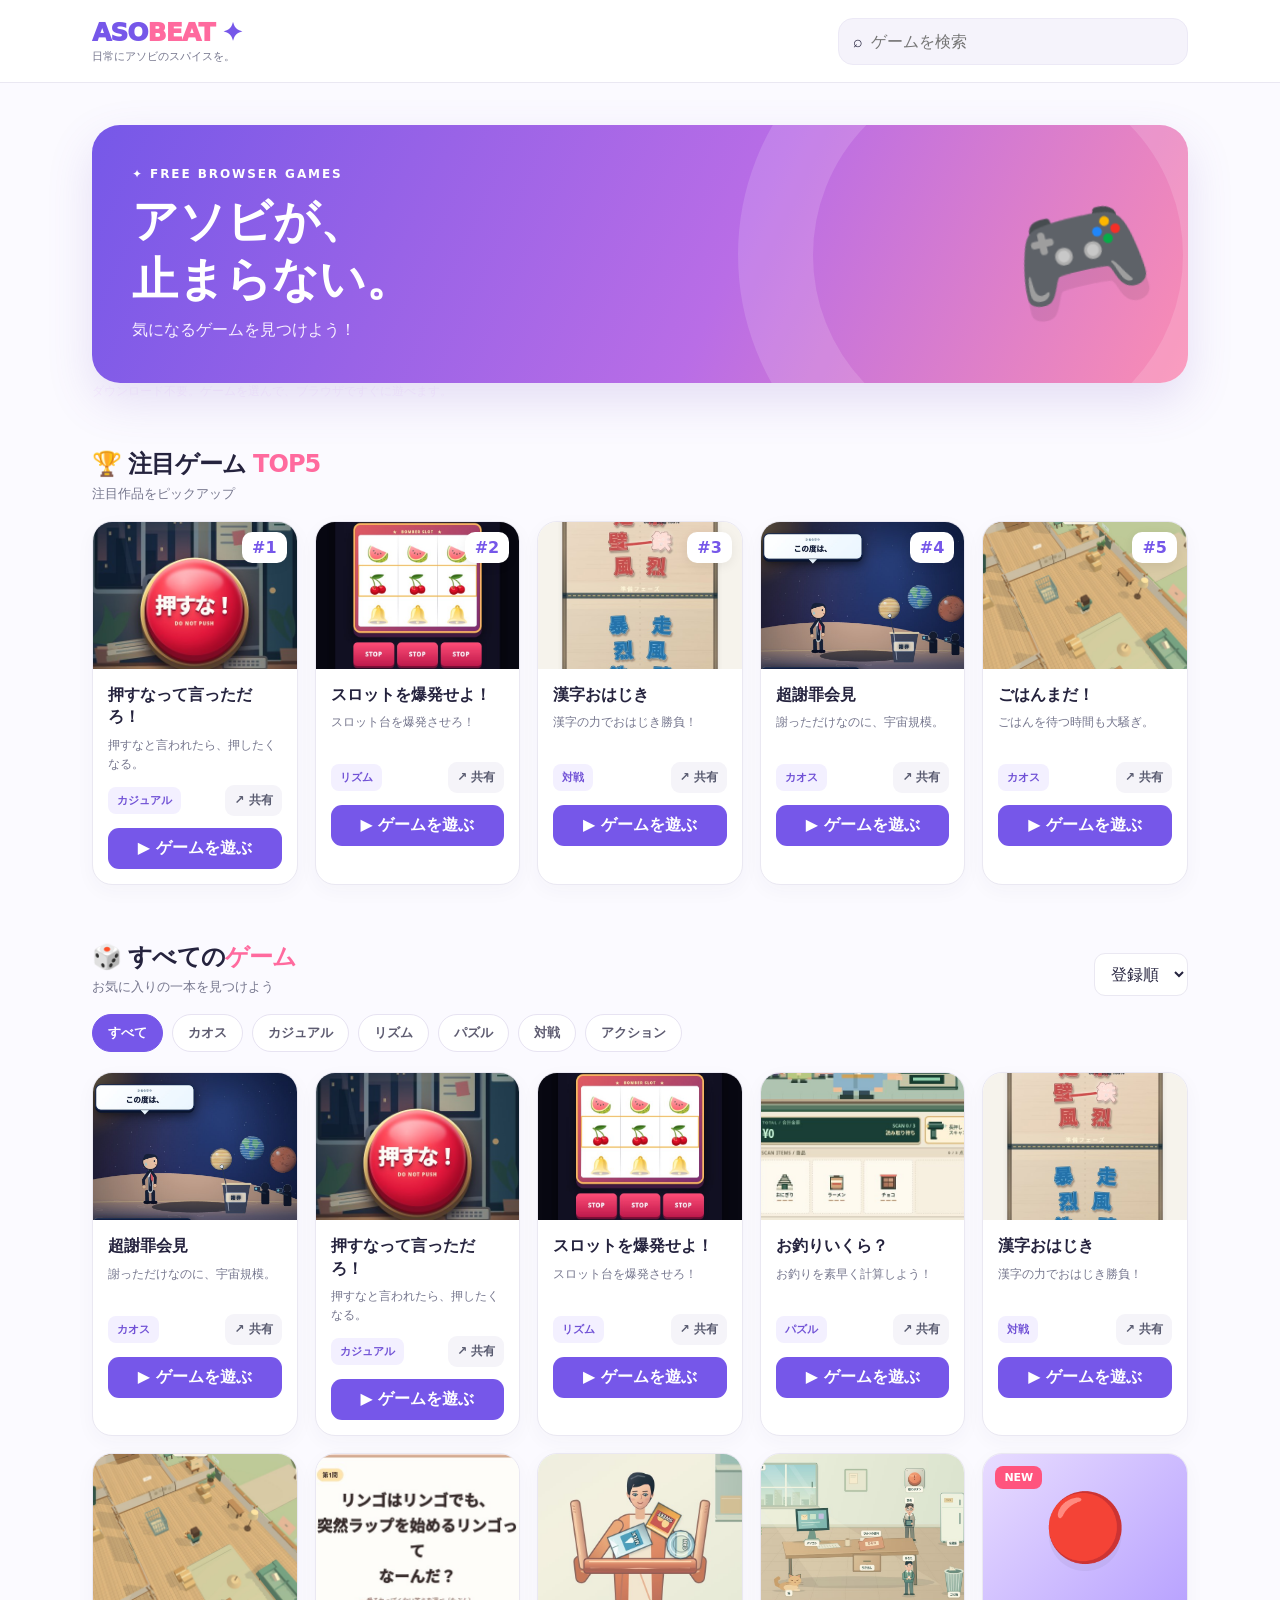
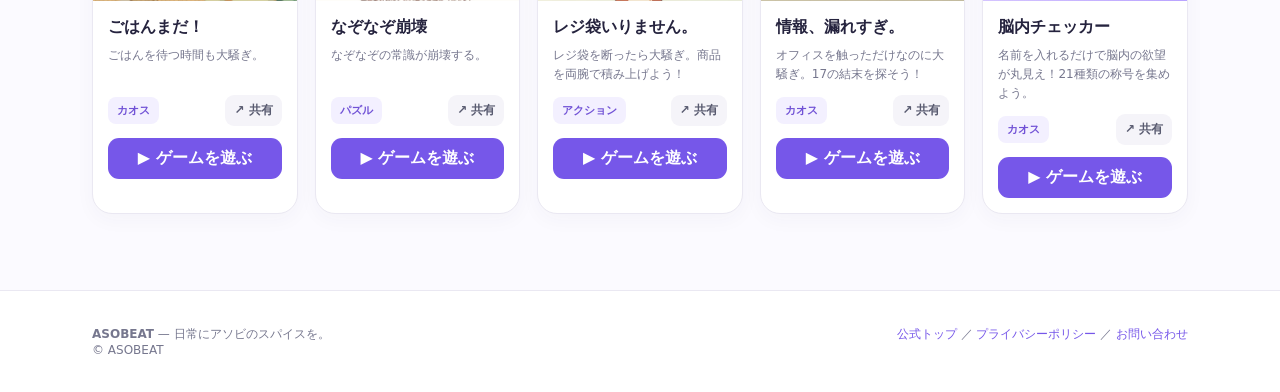
<file: index.html>
<!doctype html><html lang="ja"><head><meta charset="utf-8"><meta name="viewport" content="width=device-width,initial-scale=1,viewport-fit=cover"><meta name="theme-color" content="#fbfaff"><meta name="description" content="ASOBEATの無料ブラウザゲームを探そう。新作・注目ゲームをまとめてチェック。"><title>ASOBEAT｜無料ブラウザゲーム</title><link rel="stylesheet" href="css/style.css?v=20261126-links">
<script async src="https://pagead2.googlesyndication.com/pagead/js/adsbygoogle.js?client=ca-pub-3935348557592966"
     crossorigin="anonymous"></script>
</head><body>
<header class="header"><div class="wrap"><div><a href="index.html" class="logo">ASO<span>BEAT</span> ✦</a><div class="tagline">日常にアソビのスパイスを。</div></div><label class="search"><span aria-hidden="true">⌕</span><input id="search" type="search" placeholder="ゲームを検索" aria-label="ゲーム名を検索"></label></div></header>
<main><section class="hero"><div class="wrap"><div class="hero-card"><div class="hero-text"><div class="eyebrow">✦ FREE BROWSER GAMES</div><h1>アソビが、<br>止まらない。</h1><p>気になるゲームを見つけよう！</p></div><div class="hero-art" aria-hidden="true">🎮</div></div><p class="hero-note">ダウンロード不要。ゲームを選んで、ブラウザですぐに遊べます。</p></div></section>
<section class="section" id="featured"><div class="wrap"><div class="section-head"><div><h2>🏆 注目ゲーム <span>TOP5</span></h2><p class="section-sub">注目作品をピックアップ</p></div></div><div id="ranking" class="rank-grid"></div></div></section>
<section class="section" id="games"><div class="wrap"><div class="section-head"><div><h2>🎲 すべての<span>ゲーム</span></h2><p class="section-sub">お気に入りの一本を見つけよう</p></div><div><label class="count" for="sort">並び替え </label><select id="sort" class="sort"><option value="default">登録順</option><option value="new">新着順</option><option value="popular">注目順</option><option value="name">名前順</option></select></div></div><div id="filters" class="filters"></div><div id="grid" class="game-grid"></div><div id="ad-slot" class="ad-slot" aria-hidden="true"></div></div></section></main>
<footer class="footer"><div class="wrap footer-inner"><div><strong>ASOBEAT</strong> — 日常にアソビのスパイスを。<div>© ASOBEAT</div></div><div><a href="/">公式トップ</a> ／ <a href="privacy.html">プライバシーポリシー</a> ／ <a href="mailto:asobeat.apps@gmail.com">お問い合わせ</a></div></div></footer><div class="toast" id="toast" role="status" aria-live="polite"></div><script src="js/app.js?v=20261126-links" defer></script></body></html>
</file>
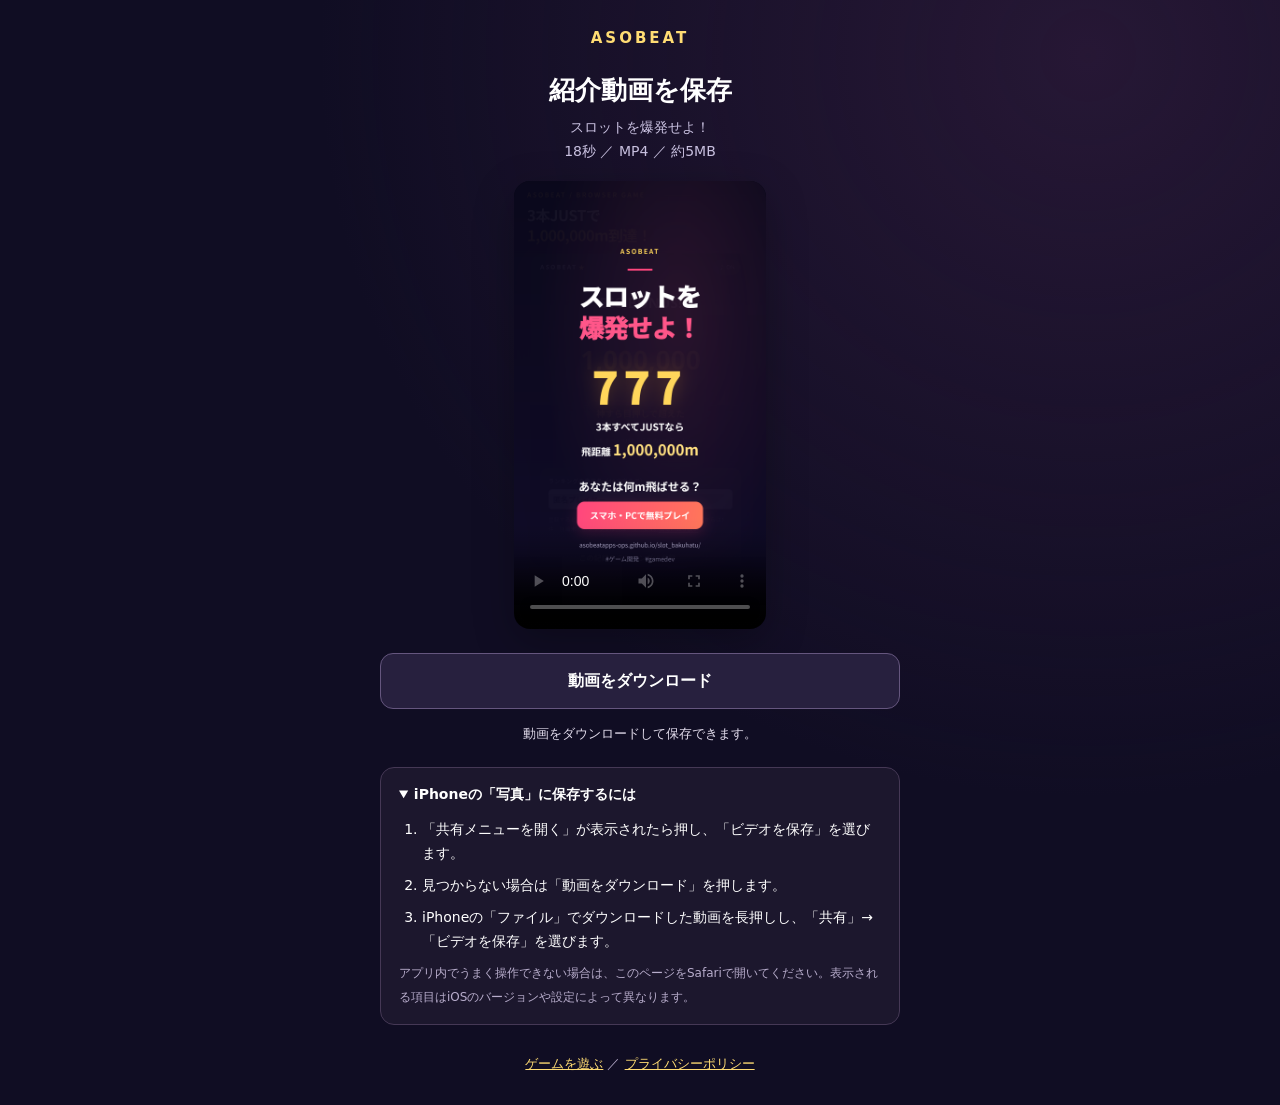
<file: promo/slot/index.html>
<!doctype html>
<html lang="ja">
<head>
<meta charset="utf-8">
<meta name="viewport" content="width=device-width,initial-scale=1,viewport-fit=cover">
<meta name="theme-color" content="#100d23">
<meta name="description" content="ASOBEAT「スロットを爆発せよ！」の18秒紹介動画。iPhoneへの保存、MP4ダウンロードに対応。">
<title>紹介動画を保存｜スロットを爆発せよ！｜ASOBEAT</title>
<style>
:root{color-scheme:dark;font-family:system-ui,-apple-system,'Hiragino Kaku Gothic ProN',sans-serif;color:#fff;background:#100d23}*{box-sizing:border-box}body{margin:0;padding:24px max(18px,env(safe-area-inset-right)) max(30px,env(safe-area-inset-bottom)) max(18px,env(safe-area-inset-left));background:radial-gradient(ellipse at 85% 5%,#39204488,transparent 50%),#100d23;line-height:1.7}main{max-width:520px;margin:auto;text-align:center}.brand{font-size:15px;font-weight:900;letter-spacing:3px;color:#ffdc73;text-decoration:none}h1{font-size:26px;line-height:1.4;margin:20px 0 8px}p{margin:8px 0 16px}.lead{font-size:14px;color:#c8c0df}video{display:block;width:min(100%,252px);height:auto;aspect-ratio:9/16;margin:18px auto 24px;border-radius:16px;background:#080715;box-shadow:0 12px 40px #0004}.actions{display:grid;gap:12px}.button{display:block;min-height:52px;border:0;border-radius:13px;padding:13px 16px;font:inherit;font-weight:800;text-align:center;text-decoration:none;cursor:pointer;background:#ff537f;color:#fff}.secondary{background:#27203e;border:1px solid #65567e;color:#fff}.button:disabled{opacity:.65;cursor:wait}[hidden]{display:none!important}#status{font-size:13px;min-height:24px;margin:14px 0;color:#e2dcec}details{text-align:left;background:#1c172d;border:1px solid #453855;border-radius:14px;padding:15px 18px;margin-top:20px;font-size:14px}summary{cursor:pointer;font-weight:800}ol{padding-left:23px;margin:12px 0 4px}li{margin:8px 0}small{color:#b8adcc;font-size:12px}footer{margin:28px 0 0;font-size:13px;color:#b8adcc}footer a{color:#ffdc73}a:focus-visible,button:focus-visible,summary:focus-visible{outline:3px solid #ffdc73;outline-offset:4px}
</style>
<script defer src="save-video.js"></script>
</head>
<body><main>
<a class="brand" href="../../">ASOBEAT</a>
<h1>紹介動画を保存</h1>
<p class="lead">スロットを爆発せよ！<br>18秒 ／ MP4 ／ 約5MB</p>
<video controls playsinline preload="metadata" poster="cover.png" aria-label="スロットを爆発せよ！の18秒紹介動画"><source src="ASOBEAT_slot_18s.mp4" type="video/mp4"><a href="ASOBEAT_slot_18s.mp4">動画を開く</a></video>
<div class="actions">
<button id="share-video" class="button" type="button" hidden disabled>共有メニューを開く</button>
<a class="button secondary" href="ASOBEAT_slot_18s.mp4" download="ASOBEAT_slot_18s.mp4">動画をダウンロード</a>
</div>
<p id="status" role="status" aria-live="polite">動画をダウンロードして保存できます。</p>
<details id="save-help" open><summary>iPhoneの「写真」に保存するには</summary>
<ol><li>「共有メニューを開く」が表示されたら押し、「ビデオを保存」を選びます。</li><li>見つからない場合は「動画をダウンロード」を押します。</li><li>iPhoneの「ファイル」でダウンロードした動画を長押しし、「共有」→「ビデオを保存」を選びます。</li></ol>
<small>アプリ内でうまく操作できない場合は、このページをSafariで開いてください。表示される項目はiOSのバージョンや設定によって異なります。</small>
</details>
<footer><a href="https://asobeatapps-ops.github.io/slot_bakuhatu/">ゲームを遊ぶ</a> ／ <a href="../../privacy.html">プライバシーポリシー</a></footer>
</main></body></html>
</file>
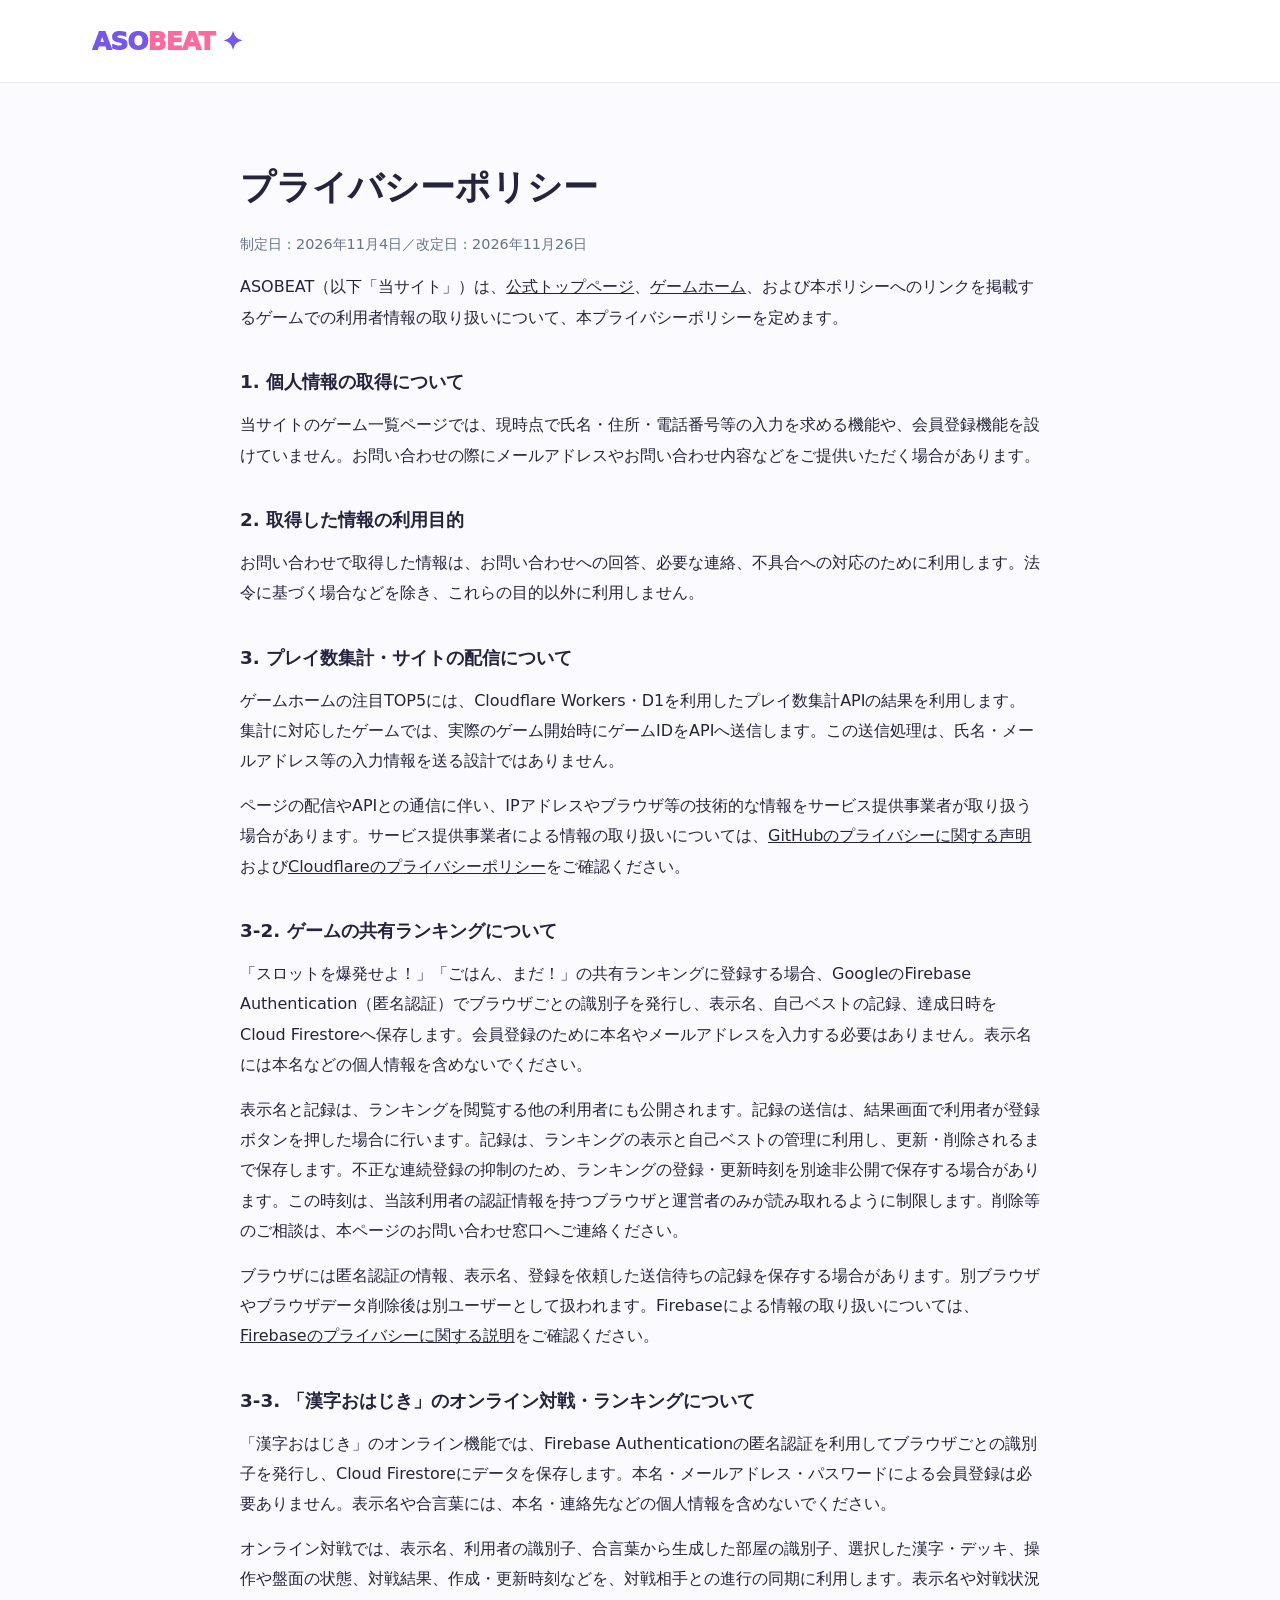
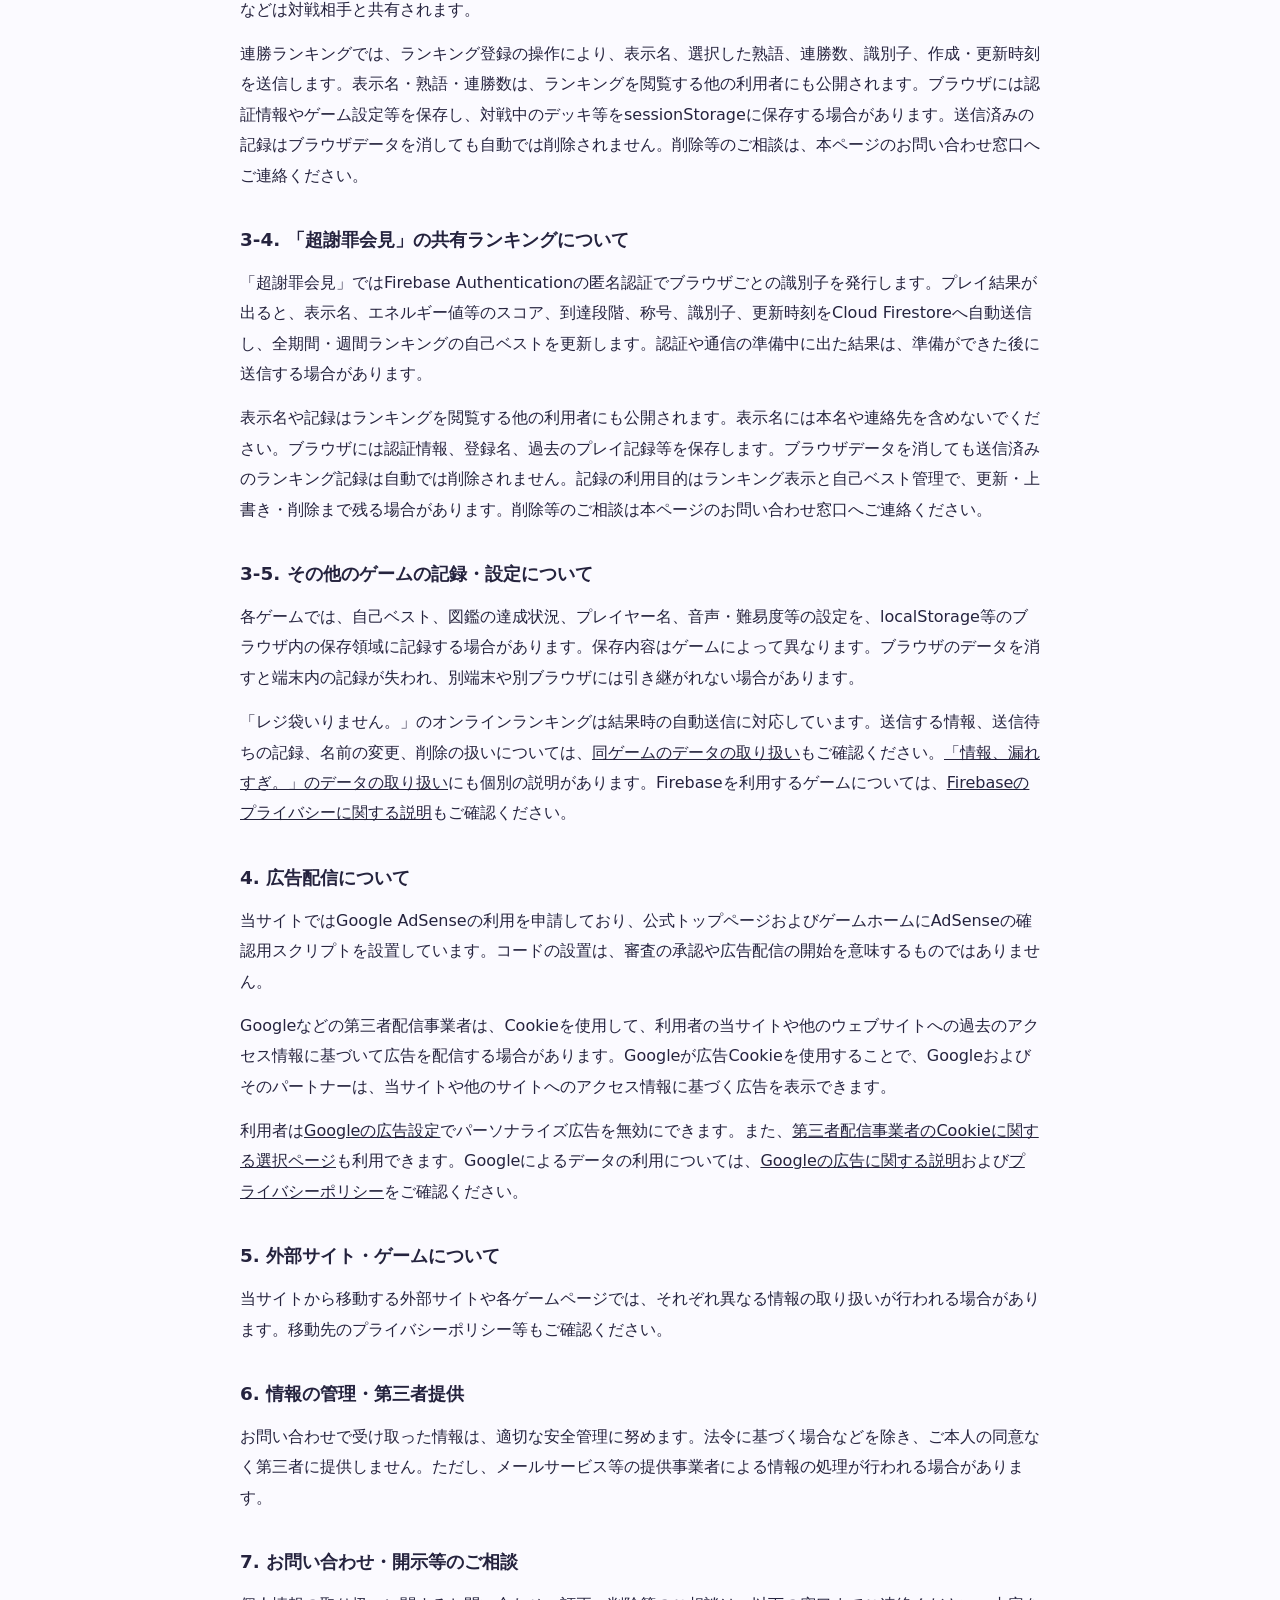
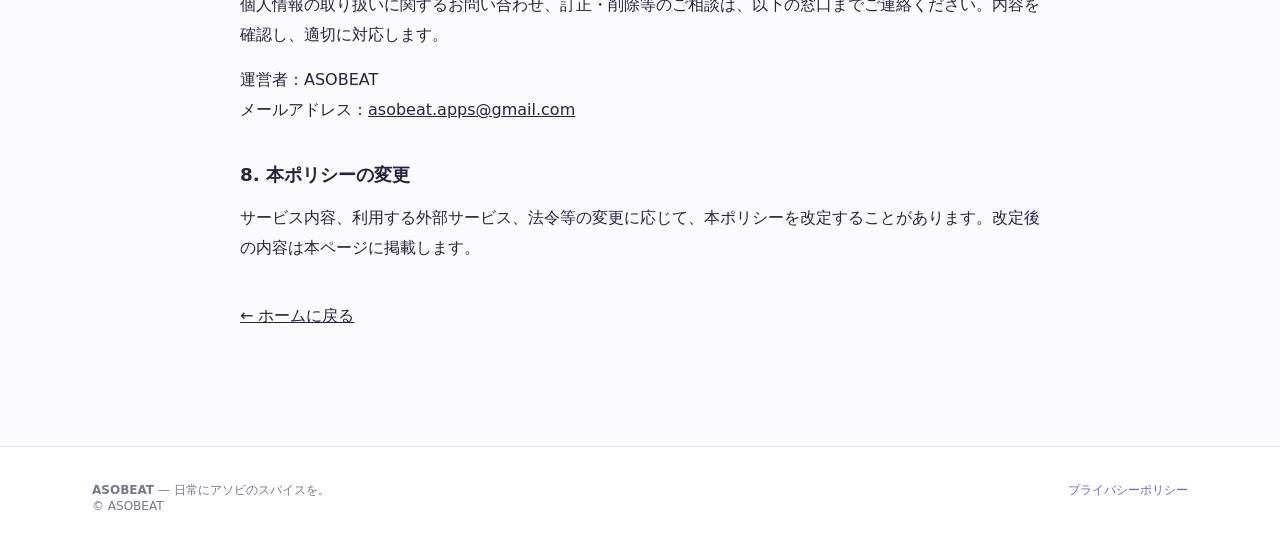
<file: privacy.html>
<!doctype html>
<html lang="ja">
<head>
  <meta charset="utf-8">
  <meta name="viewport" content="width=device-width, initial-scale=1">
  <meta name="description" content="ASOBEAT公式ゲームサイトのプライバシーポリシーです。">
  <title>プライバシーポリシー｜ASOBEAT</title>
  <link rel="stylesheet" href="css/style.css">
  <style>
    .privacy-content{max-width:800px;margin:0 auto;padding:42px 0 72px;line-height:1.9}
    .privacy-content h1{font-size:clamp(1.6rem,5vw,2.2rem);margin-bottom:10px}
    .privacy-content h2{font-size:1.15rem;margin:32px 0 10px}
    .privacy-content p{margin:0 0 14px}
    .privacy-content a{overflow-wrap:anywhere}
    .privacy-meta{color:#64748b;font-size:.9rem;margin-bottom:26px}
    .privacy-back{display:inline-block;margin-top:24px}
  </style>
</head>
<body>
  <header class="header"><div class="wrap"><a class="logo" href="index.html">ASO<span>BEAT</span> ✦</a></div></header>
  <main class="wrap">
    <article class="privacy-content">
      <h1>プライバシーポリシー</h1>
      <p class="privacy-meta">制定日：2026年11月4日／改定日：2026年11月26日</p>
      <p>ASOBEAT（以下「当サイト」）は、<a href="https://asobeatapps-ops.github.io/">公式トップページ</a>、<a href="https://asobeatapps-ops.github.io/gamehome/">ゲームホーム</a>、および本ポリシーへのリンクを掲載するゲームでの利用者情報の取り扱いについて、本プライバシーポリシーを定めます。</p>

      <h2>1. 個人情報の取得について</h2>
      <p>当サイトのゲーム一覧ページでは、現時点で氏名・住所・電話番号等の入力を求める機能や、会員登録機能を設けていません。お問い合わせの際にメールアドレスやお問い合わせ内容などをご提供いただく場合があります。</p>

      <h2>2. 取得した情報の利用目的</h2>
      <p>お問い合わせで取得した情報は、お問い合わせへの回答、必要な連絡、不具合への対応のために利用します。法令に基づく場合などを除き、これらの目的以外に利用しません。</p>

      <h2>3. プレイ数集計・サイトの配信について</h2>
      <p>ゲームホームの注目TOP5には、Cloudflare Workers・D1を利用したプレイ数集計APIの結果を利用します。集計に対応したゲームでは、実際のゲーム開始時にゲームIDをAPIへ送信します。この送信処理は、氏名・メールアドレス等の入力情報を送る設計ではありません。</p>
      <p>ページの配信やAPIとの通信に伴い、IPアドレスやブラウザ等の技術的な情報をサービス提供事業者が取り扱う場合があります。サービス提供事業者による情報の取り扱いについては、<a href="https://docs.github.com/ja/site-policy/privacy-policies/github-general-privacy-statement">GitHubのプライバシーに関する声明</a>および<a href="https://www.cloudflare.com/privacypolicy/">Cloudflareのプライバシーポリシー</a>をご確認ください。</p>

      <h2>3-2. ゲームの共有ランキングについて</h2>
      <p>「スロットを爆発せよ！」「ごはん、まだ！」の共有ランキングに登録する場合、GoogleのFirebase Authentication（匿名認証）でブラウザごとの識別子を発行し、表示名、自己ベストの記録、達成日時をCloud Firestoreへ保存します。会員登録のために本名やメールアドレスを入力する必要はありません。表示名には本名などの個人情報を含めないでください。</p>
      <p>表示名と記録は、ランキングを閲覧する他の利用者にも公開されます。記録の送信は、結果画面で利用者が登録ボタンを押した場合に行います。記録は、ランキングの表示と自己ベストの管理に利用し、更新・削除されるまで保存します。不正な連続登録の抑制のため、ランキングの登録・更新時刻を別途非公開で保存する場合があります。この時刻は、当該利用者の認証情報を持つブラウザと運営者のみが読み取れるように制限します。削除等のご相談は、本ページのお問い合わせ窓口へご連絡ください。</p>
      <p>ブラウザには匿名認証の情報、表示名、登録を依頼した送信待ちの記録を保存する場合があります。別ブラウザやブラウザデータ削除後は別ユーザーとして扱われます。Firebaseによる情報の取り扱いについては、<a href="https://firebase.google.com/support/privacy?hl=ja">Firebaseのプライバシーに関する説明</a>をご確認ください。</p>

      <h2>3-3. 「漢字おはじき」のオンライン対戦・ランキングについて</h2>
      <p>「漢字おはじき」のオンライン機能では、Firebase Authenticationの匿名認証を利用してブラウザごとの識別子を発行し、Cloud Firestoreにデータを保存します。本名・メールアドレス・パスワードによる会員登録は必要ありません。表示名や合言葉には、本名・連絡先などの個人情報を含めないでください。</p>
      <p>オンライン対戦では、表示名、利用者の識別子、合言葉から生成した部屋の識別子、選択した漢字・デッキ、操作や盤面の状態、対戦結果、作成・更新時刻などを、対戦相手との進行の同期に利用します。表示名や対戦状況などは対戦相手と共有されます。</p>
      <p>連勝ランキングでは、ランキング登録の操作により、表示名、選択した熟語、連勝数、識別子、作成・更新時刻を送信します。表示名・熟語・連勝数は、ランキングを閲覧する他の利用者にも公開されます。ブラウザには認証情報やゲーム設定等を保存し、対戦中のデッキ等をsessionStorageに保存する場合があります。送信済みの記録はブラウザデータを消しても自動では削除されません。削除等のご相談は、本ページのお問い合わせ窓口へご連絡ください。</p>

      <h2>3-4. 「超謝罪会見」の共有ランキングについて</h2>
      <p>「超謝罪会見」ではFirebase Authenticationの匿名認証でブラウザごとの識別子を発行します。プレイ結果が出ると、表示名、エネルギー値等のスコア、到達段階、称号、識別子、更新時刻をCloud Firestoreへ自動送信し、全期間・週間ランキングの自己ベストを更新します。認証や通信の準備中に出た結果は、準備ができた後に送信する場合があります。</p>
      <p>表示名や記録はランキングを閲覧する他の利用者にも公開されます。表示名には本名や連絡先を含めないでください。ブラウザには認証情報、登録名、過去のプレイ記録等を保存します。ブラウザデータを消しても送信済みのランキング記録は自動では削除されません。記録の利用目的はランキング表示と自己ベスト管理で、更新・上書き・削除まで残る場合があります。削除等のご相談は本ページのお問い合わせ窓口へご連絡ください。</p>

      <h2>3-5. その他のゲームの記録・設定について</h2>
      <p>各ゲームでは、自己ベスト、図鑑の達成状況、プレイヤー名、音声・難易度等の設定を、localStorage等のブラウザ内の保存領域に記録する場合があります。保存内容はゲームによって異なります。ブラウザのデータを消すと端末内の記録が失われ、別端末や別ブラウザには引き継がれない場合があります。</p>
      <p>「レジ袋いりません。」のオンラインランキングは結果時の自動送信に対応しています。送信する情報、送信待ちの記録、名前の変更、削除の扱いについては、<a href="/rejibukuro_iranai/privacy.html">同ゲームのデータの取り扱い</a>もご確認ください。<a href="/jouhou_moresugi/privacy.html">「情報、漏れすぎ。」のデータの取り扱い</a>にも個別の説明があります。Firebaseを利用するゲームについては、<a href="https://firebase.google.com/support/privacy?hl=ja">Firebaseのプライバシーに関する説明</a>もご確認ください。</p>

      <h2>4. 広告配信について</h2>
      <p>当サイトではGoogle AdSenseの利用を申請しており、公式トップページおよびゲームホームにAdSenseの確認用スクリプトを設置しています。コードの設置は、審査の承認や広告配信の開始を意味するものではありません。</p>
      <p>Googleなどの第三者配信事業者は、Cookieを使用して、利用者の当サイトや他のウェブサイトへの過去のアクセス情報に基づいて広告を配信する場合があります。Googleが広告Cookieを使用することで、Googleおよびそのパートナーは、当サイトや他のサイトへのアクセス情報に基づく広告を表示できます。</p>
      <p>利用者は<a href="https://adssettings.google.com/">Googleの広告設定</a>でパーソナライズ広告を無効にできます。また、<a href="https://www.aboutads.info/choices/">第三者配信事業者のCookieに関する選択ページ</a>も利用できます。Googleによるデータの利用については、<a href="https://policies.google.com/technologies/ads?hl=ja">Googleの広告に関する説明</a>および<a href="https://policies.google.com/privacy?hl=ja">プライバシーポリシー</a>をご確認ください。</p>

      <h2>5. 外部サイト・ゲームについて</h2>
      <p>当サイトから移動する外部サイトや各ゲームページでは、それぞれ異なる情報の取り扱いが行われる場合があります。移動先のプライバシーポリシー等もご確認ください。</p>

      <h2>6. 情報の管理・第三者提供</h2>
      <p>お問い合わせで受け取った情報は、適切な安全管理に努めます。法令に基づく場合などを除き、ご本人の同意なく第三者に提供しません。ただし、メールサービス等の提供事業者による情報の処理が行われる場合があります。</p>

      <h2>7. お問い合わせ・開示等のご相談</h2>
      <p>個人情報の取り扱いに関するお問い合わせ、訂正・削除等のご相談は、以下の窓口までご連絡ください。内容を確認し、適切に対応します。</p>
      <p>運営者：ASOBEAT<br>メールアドレス：<a href="mailto:asobeat.apps@gmail.com">asobeat.apps@gmail.com</a></p>

      <h2>8. 本ポリシーの変更</h2>
      <p>サービス内容、利用する外部サービス、法令等の変更に応じて、本ポリシーを改定することがあります。改定後の内容は本ページに掲載します。</p>
      <a class="privacy-back" href="index.html">← ホームに戻る</a>
    </article>
  </main>
  <footer class="footer"><div class="wrap footer-inner"><div><strong>ASOBEAT</strong> — 日常にアソビのスパイスを。<div>© ASOBEAT</div></div><div><a href="privacy.html">プライバシーポリシー</a></div></div></footer>
</body>
</html>
</file>
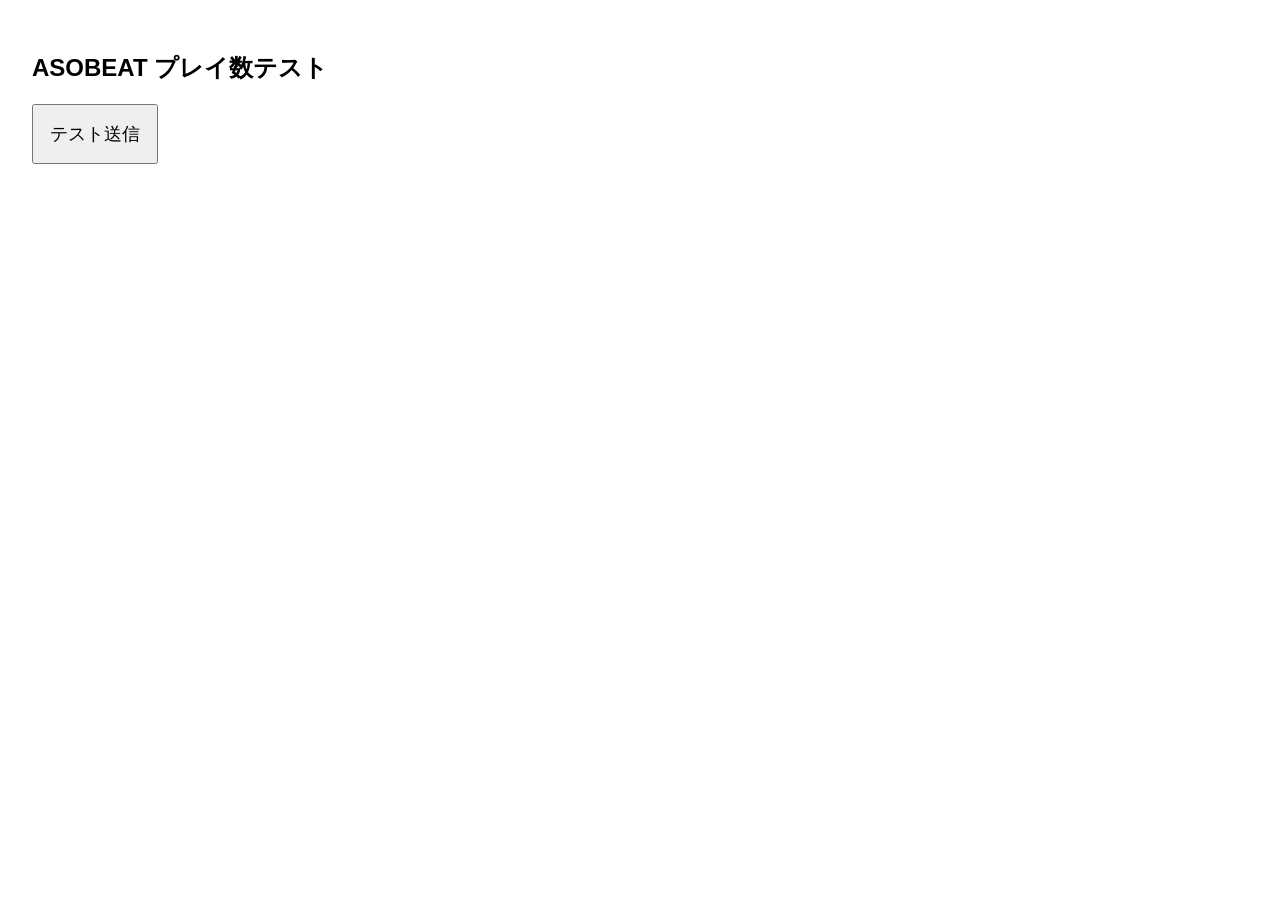
<file: test-play.html>
<!DOCTYPE html>
<html lang="ja">
<head>
<meta charset="UTF-8">
<meta name="viewport" content="width=device-width, initial-scale=1">
<title>ASOBEAT 通信テスト</title>
</head>
<body style="font-family:sans-serif;padding:24px">
<h2>ASOBEAT プレイ数テスト</h2>
<button id="send" style="padding:16px;font-size:18px">テスト送信</button>
<pre id="result" style="white-space:pre-wrap;overflow-wrap:anywhere"></pre>
<script>
document.getElementById('send').addEventListener('click', async () => {
  const result = document.getElementById('result');
  result.textContent = '送信中...';
  try {
    const response = await fetch('https://asobeat-play-counter.asobeat-apps.workers.dev/play', {
      method: 'POST',
      headers: {'Content-Type':'application/json'},
      body: JSON.stringify({gameId:'asobeat_test'})
    });
    result.textContent = 'HTTP ' + response.status + '\n' + await response.text();
  } catch (error) {
    result.textContent = '通信エラー: ' + error.message;
  }
});
</script>
</body>
</html>
</file>
<file: css/style.css>
:root{--ink:#25233e;--muted:#76778e;--purple:#7657e9;--pink:#ff6a9e;--orange:#ffbc59;--bg:#fbfaff;--line:#eae8f2}*{box-sizing:border-box}html{scroll-behavior:smooth}body{margin:0;background:var(--bg);color:var(--ink);font-family:system-ui,-apple-system,"Hiragino Kaku Gothic ProN","Noto Sans JP",sans-serif}button,input,select{font:inherit}button{cursor:pointer}a{color:inherit}.wrap{max-width:1140px;margin:auto;padding:0 22px}.header{background:#fff;border-bottom:1px solid var(--line);position:sticky;top:0;z-index:10}.header .wrap{min-height:82px;display:flex;align-items:center;gap:24px}.logo{font-size:25px;font-weight:1000;letter-spacing:-1px;text-decoration:none;color:var(--purple)}.logo span{color:var(--pink)}.tagline{font-size:11px;color:var(--muted);margin-top:2px}.search{margin-left:auto;max-width:350px;width:100%;background:#f5f3fb;border:1px solid #ece9f6;border-radius:15px;display:flex;align-items:center;padding:0 14px;gap:8px}.search input{width:100%;background:transparent;border:0;outline:0;padding:13px 0;min-width:0}.hero{padding:42px 0 26px}.hero-card{background:linear-gradient(115deg,#7658e8,#b96de6 58%,#fa8db3);border-radius:28px;min-height:258px;display:flex;align-items:center;justify-content:space-between;overflow:hidden;color:white;position:relative;padding:34px 40px;box-shadow:0 18px 45px #7755c02b}.hero-card:after{content:"";position:absolute;right:-70px;top:-130px;width:370px;height:370px;border:75px solid #ffffff24;border-radius:50%}.hero-text{position:relative;z-index:1}.eyebrow{font-size:12px;font-weight:900;letter-spacing:.16em}.hero h1{font-size:clamp(27px,4.5vw,46px);margin:12px 0;line-height:1.24}.hero p{margin:0;color:#f8efff}.hero-art{font-size:110px;transform:rotate(-13deg);filter:drop-shadow(0 15px 0 #00000015);position:relative;z-index:1}.hero-note{margin:12px 4px 0;color:var(--muted);font-size:12px}.section{padding:22px 0 34px}.section-head{display:flex;justify-content:space-between;align-items:end;gap:12px;margin-bottom:18px}.section h2{font-size:24px;margin:0;letter-spacing:-.04em}.section h2 span{color:var(--pink)}.section-sub{font-size:13px;color:var(--muted);margin:5px 0 0}.count{color:var(--muted);font-size:13px}.rank-grid,.game-grid{display:grid;grid-template-columns:repeat(auto-fill,minmax(min(100%,205px),1fr));gap:17px}.game-card{background:white;border:1px solid var(--line);border-radius:20px;overflow:hidden;box-shadow:0 6px 20px #34315a09;transition:transform .18s,box-shadow .18s;min-width:0}.game-card:hover{transform:translateY(-3px);box-shadow:0 14px 30px #34315a15}.cover{height:147px;display:grid;place-items:center;position:relative;overflow:hidden}.cover .emoji{font-size:66px;filter:drop-shadow(0 7px 0 #0000000b)}.cover img{width:100%;height:100%;object-fit:cover}.badge{position:absolute;top:12px;left:12px;background:#ff547e;color:white;border-radius:8px;padding:5px 9px;font-weight:900;font-size:11px}.rank-badge{position:absolute;top:10px;right:10px;background:white;border-radius:10px;padding:6px 10px;font-weight:900;color:var(--purple);box-shadow:0 3px 12px #0001}.card-body{padding:15px}.card-title{font-size:16px;font-weight:900;line-height:1.4;margin:0 0 7px}.card-desc{font-size:12px;line-height:1.6;color:var(--muted);min-height:38px;margin:0 0 11px}.card-bottom{display:flex;align-items:center;justify-content:space-between;gap:6px}.genre{background:#f3f0ff;color:#7152d6;font-size:11px;font-weight:800;border-radius:8px;padding:6px 9px}.share{background:#f5f4f9;color:#595b70;border:0;border-radius:9px;padding:7px 9px;font-size:12px;font-weight:700}.share:hover{background:#eae5fb}.play{margin-top:12px;width:100%;border:0;border-radius:11px;background:#efedf5;color:#8b8798;padding:10px;font-weight:800;cursor:not-allowed}.play.ready{background:var(--purple);color:white;cursor:pointer}.play.ready:hover{background:#6042d3}.filters{display:flex;gap:9px;flex-wrap:wrap;margin:0 0 20px}.filter{border:1px solid #e7e3f2;background:white;color:#5e5c71;border-radius:999px;padding:9px 15px;font-size:13px;font-weight:800}.filter.active{background:var(--purple);color:white;border-color:var(--purple)}.sort{background:white;border:1px solid var(--line);padding:10px 12px;border-radius:11px;color:var(--ink)}.notice{padding:20px;border:1px dashed #d6d0e6;border-radius:16px;background:white;color:var(--muted);font-size:14px}.ad-slot{margin:30px 0 10px;padding:0;border:0;display:none}.footer{margin-top:42px;background:#fff;border-top:1px solid var(--line);padding:35px 0;color:var(--muted);font-size:12px}.footer-inner{display:flex;justify-content:space-between;gap:12px;flex-wrap:wrap}.footer a{text-decoration:none;color:var(--purple)}.toast{position:fixed;bottom:24px;left:50%;transform:translate(-50%,120px);opacity:0;background:#2e2946;color:#fff;padding:13px 20px;border-radius:13px;z-index:30;transition:.25s;font-size:13px;box-shadow:0 12px 35px #0002;max-width:90vw;text-align:center}.toast.show{transform:translate(-50%,0);opacity:1}.empty{grid-column:1/-1;text-align:center;padding:35px;color:var(--muted)}@media(max-width:650px){.wrap{padding:0 15px}.header .wrap{min-height:74px;gap:12px}.logo{font-size:20px}.tagline{font-size:9px}.search{width:45%;padding:0 10px}.search input{font-size:12px}.hero{padding-top:22px}.hero-card{padding:24px;min-height:195px;border-radius:21px}.hero-art{font-size:65px}.hero h1{font-size:27px}.hero p{font-size:12px}.section h2{font-size:21px}.rank-grid,.game-grid{grid-template-columns:repeat(2,minmax(0,1fr));gap:10px}.cover{height:112px}.cover .emoji{font-size:49px}.card-body{padding:11px}.card-title{font-size:13px}.card-desc{font-size:11px;min-height:50px}.genre{font-size:10px;padding:5px}.share{font-size:11px}.section{padding:16px 0 25px}.sort{font-size:12px}}@media(max-width:365px){.hero-art{display:none}.search{width:42%}.rank-grid,.game-grid{gap:8px}}@media(prefers-reduced-motion:reduce){*,*:before,*:after{transition:none!important;animation:none!important;scroll-behavior:auto!important}}

/* The play link covers its card; sharing remains a separate interactive control. */
.game-card{position:relative}
a.play{display:block;text-align:center;text-decoration:none}
a.play.ready::after{content:'';position:absolute;inset:0;border-radius:20px}
.game-card .share{position:relative;z-index:1}
a.play:focus-visible::after{outline:3px solid var(--purple);outline-offset:-3px}
</file>
